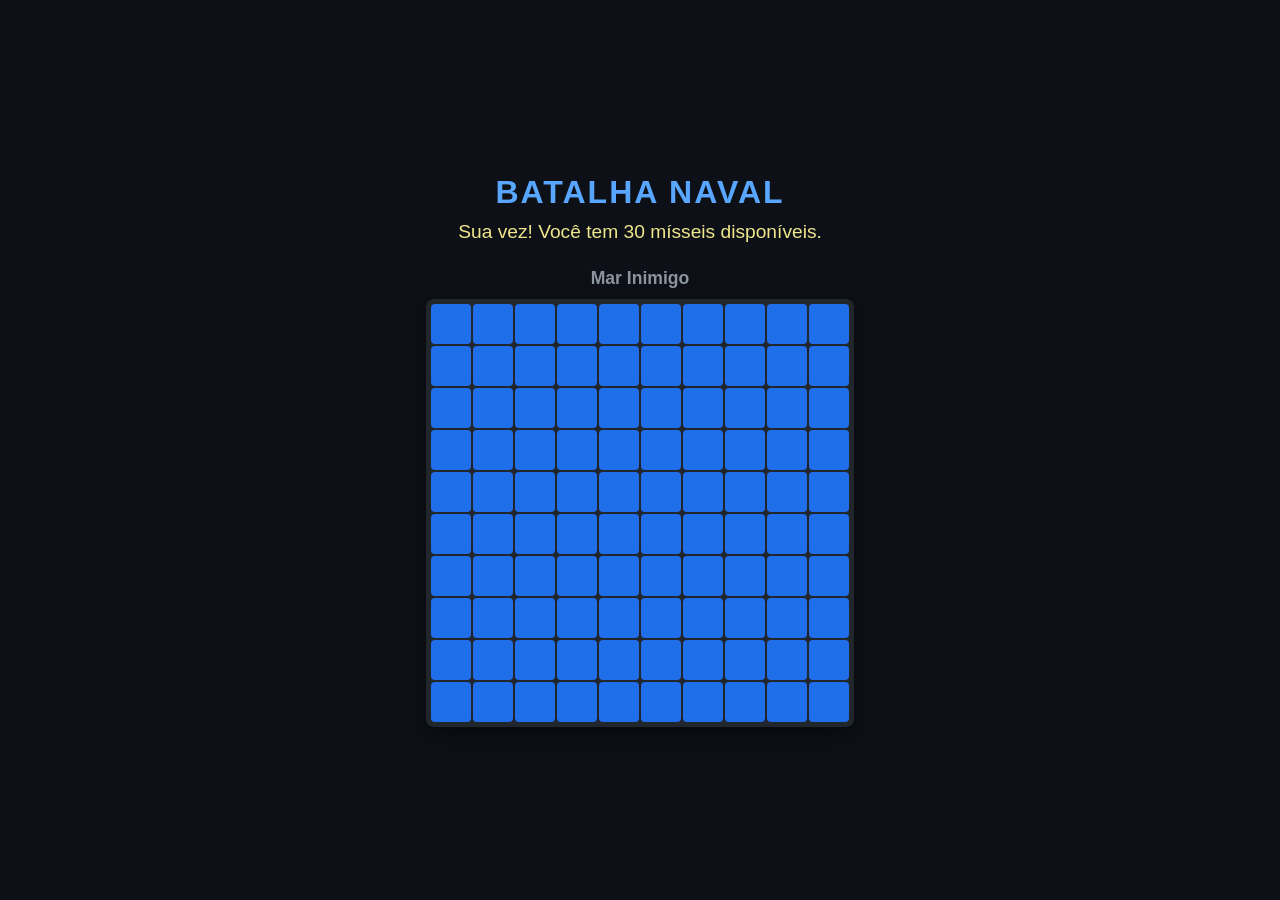
<file: Batalha_Naval/index.html>
<!DOCTYPE html>
<html lang="pt-BR">
<head>
    <meta charset="UTF-8">
    <meta name="viewport" content="width=device-width, initial-scale=1.0">
    <title>Batalha Naval ⚓</title>
    <link rel="stylesheet" href="style.css">
</head>
<body>

    <div class="container">
        <h1>Batalha Naval</h1>
        <div id="mensagemStatus">Sua vez! Você tem 30 mísseis disponíveis.</div>

        <div class="paineis-jogo">
            <div class="painel">
                <h2>Mar Inimigo</h2>
                <div id="tabuleiroInimigo" class="tabuleiro"></div>
            </div>
        </div>

        <button id="btnReiniciar" class="escondido">Jogar Novamente</button>
    </div>

    <script src="script.js"></script>
</body>
</html>
</file>
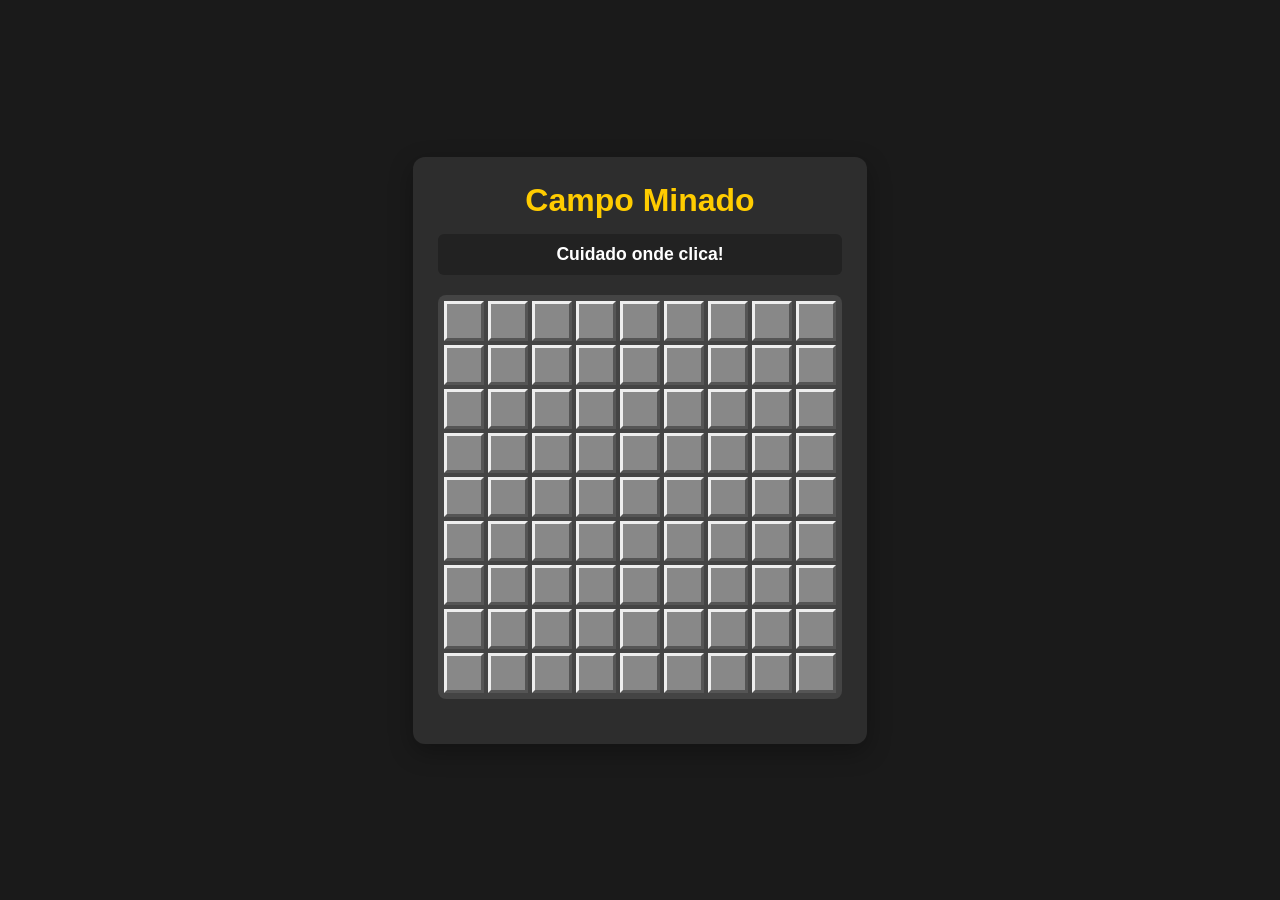
<file: Campo_Minado/index.html>
<!DOCTYPE html>
<html lang="pt-BR">
<head>
    <meta charset="UTF-8">
    <meta name="viewport" content="width=device-width, initial-scale=1.0">
    <title>Campo Minado</title>
    <link rel="stylesheet" href="style.css">
</head>
<body>

    <div class="container">
        <h1>Campo Minado</h1>
        
        <div class="painel-status">
            <span id="mensagemStatus">Cuidado onde clica!</span>
        </div>

        <div id="tabuleiro"></div>

        <button id="btnReiniciar" class="escondido">Jogar Novamente</button>
    </div>

    <audio id="musicaFundo" src="https://www.soundhelix.com/examples/mp3/SoundHelix-Song-1.mp3" loop></audio>

    <script src="script.js"></script>
</body>
</html>
</file>
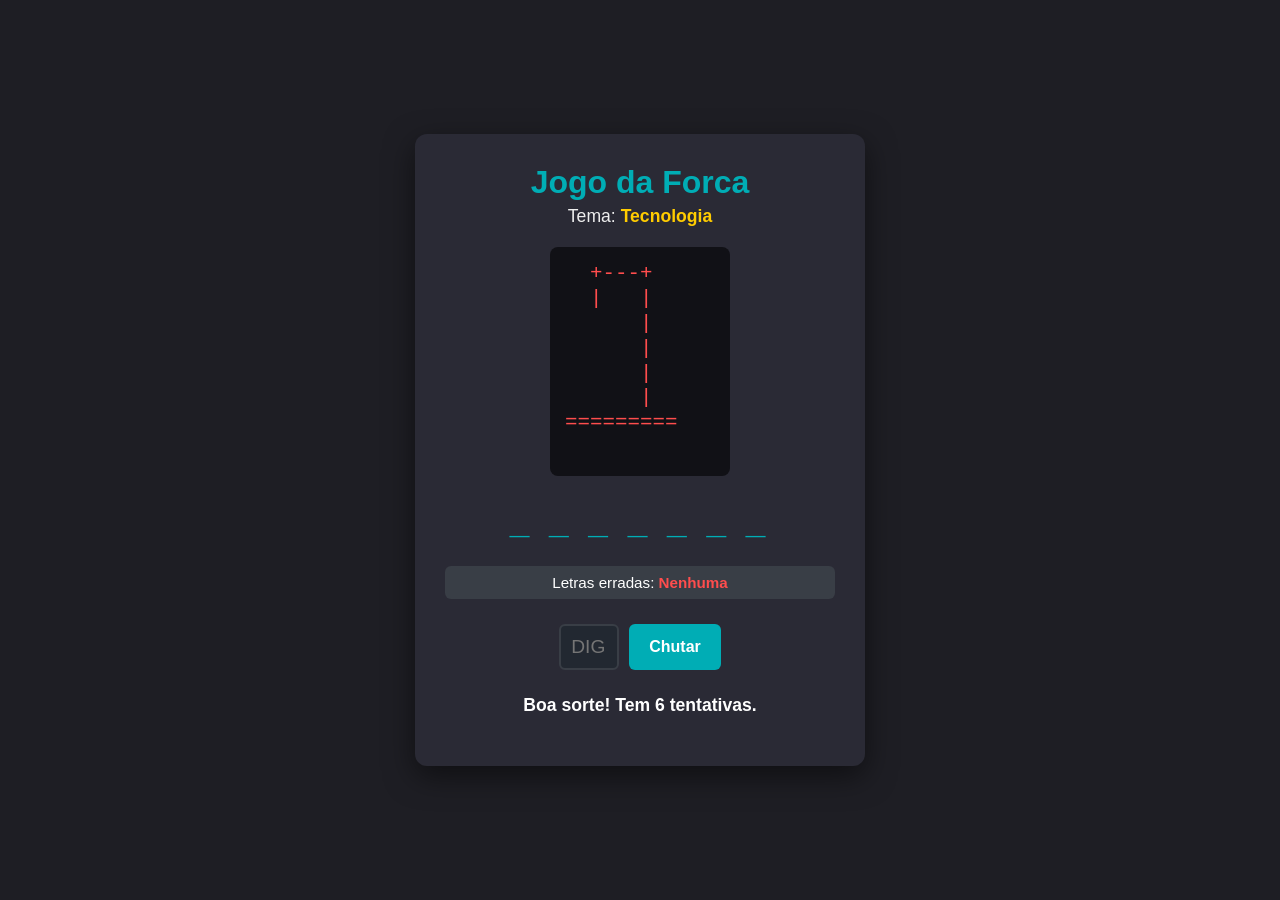
<file: Jogo_da_Forca/index.html>
<!DOCTYPE html>
<html lang="pt-BR">
<head>
    <meta charset="UTF-8">
    <meta name="viewport" content="width=device-width, initial-scale=1.0">
    <title>Jogo da Forca</title>
    <link rel="stylesheet" href="style.css">
</head>
<body>

    <div class="container">
        <h1>Jogo da Forca</h1>

        <p id="dica">Tema: <span id="temaPalavra">Tecnologia</span></p>

        <div id="areaForca">
            <pre id="boneco">
  +---+
  |   |
      |
      |
      |
      |
=========
            </pre>
        </div>

        <div id="palavraSecreta"></div>

        <div class="letras-erradas">
            Letras erradas: <span id="listaErradas">Nenhuma</span>
        </div>

        <div class="area-chute">
            <input type="text" id="inputLetra" maxlength="1" placeholder="Digite uma letra" autocomplete="off">
            <button id="btnChutar">Chutar</button>
        </div>

        <div id="mensagemStatus">Boa sorte! Tem 6 tentativas.</div>

        <button id="btnReiniciar" class="escondido">Jogar Novamente</button>
    </div>

    <script src="script.js"></script>
</body>
</html>
</file>
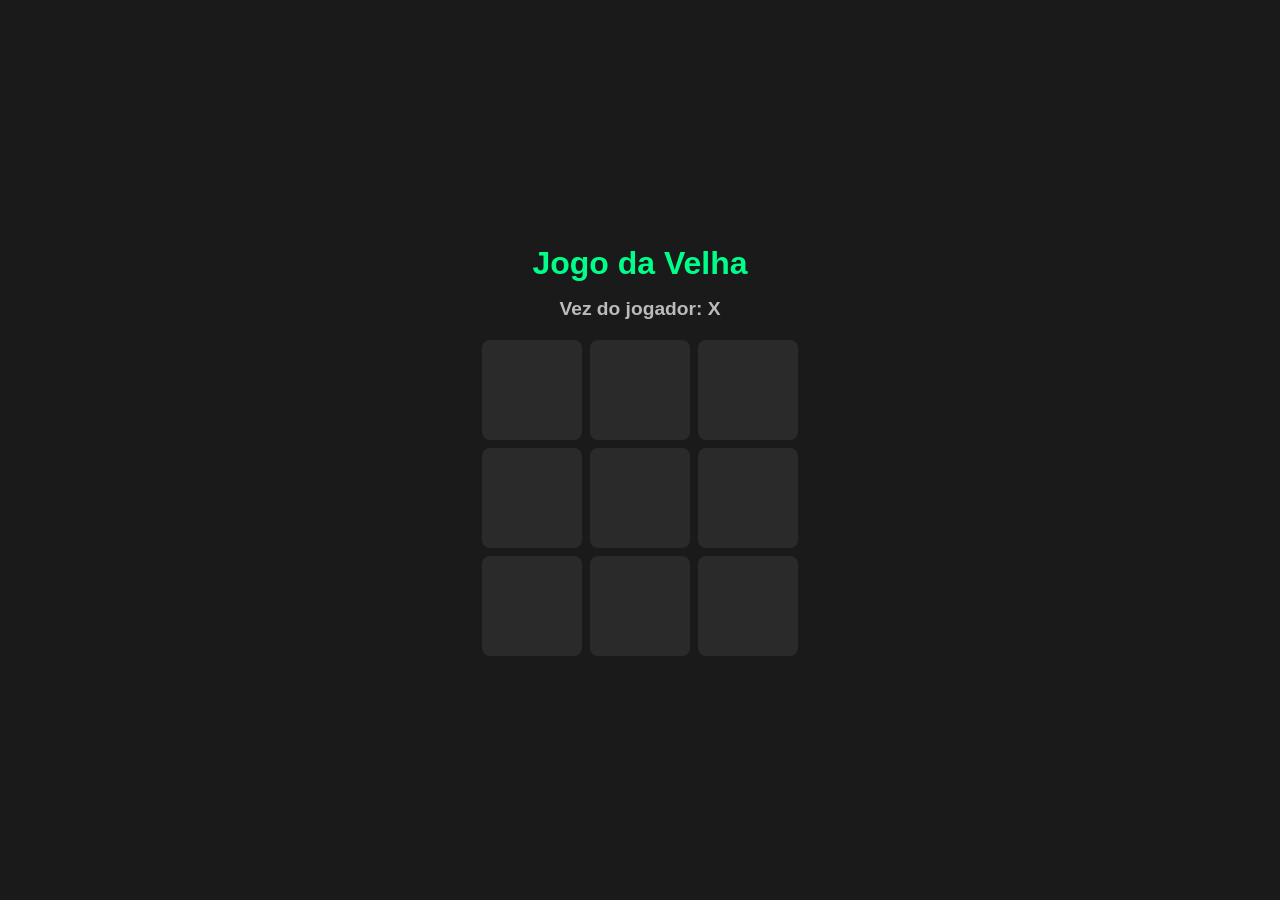
<file: Jogo_da_Velha/index.html>
<!DOCTYPE html>
<html lang="pt-BR">
<head>
    <meta charset="UTF-8">
    <meta name="viewport" content="width=device-width, initial-scale=1.0">
    <title>Jogo da Velha</title>
    <link rel="stylesheet" href="style.css">
</head>
<body>

    <div class="container">
        <h1>Jogo da Velha</h1>
        
        <h2 id="mensagemStatus">Vez do jogador: X</h2>

        <div class="tabuleiro">
            <div class="quadrado" data-index="0"></div>
            <div class="quadrado" data-index="1"></div>
            <div class="quadrado" data-index="2"></div>
            <div class="quadrado" data-index="3"></div>
            <div class="quadrado" data-index="4"></div>
            <div class="quadrado" data-index="5"></div>
            <div class="quadrado" data-index="6"></div>
            <div class="quadrado" data-index="7"></div>
            <div class="quadrado" data-index="8"></div>
        </div>

        <button id="btnReiniciar" class="escondido">Jogar Novamente</button>
    </div>

    <script src="script.js"></script>
</body>
</html>
</file>
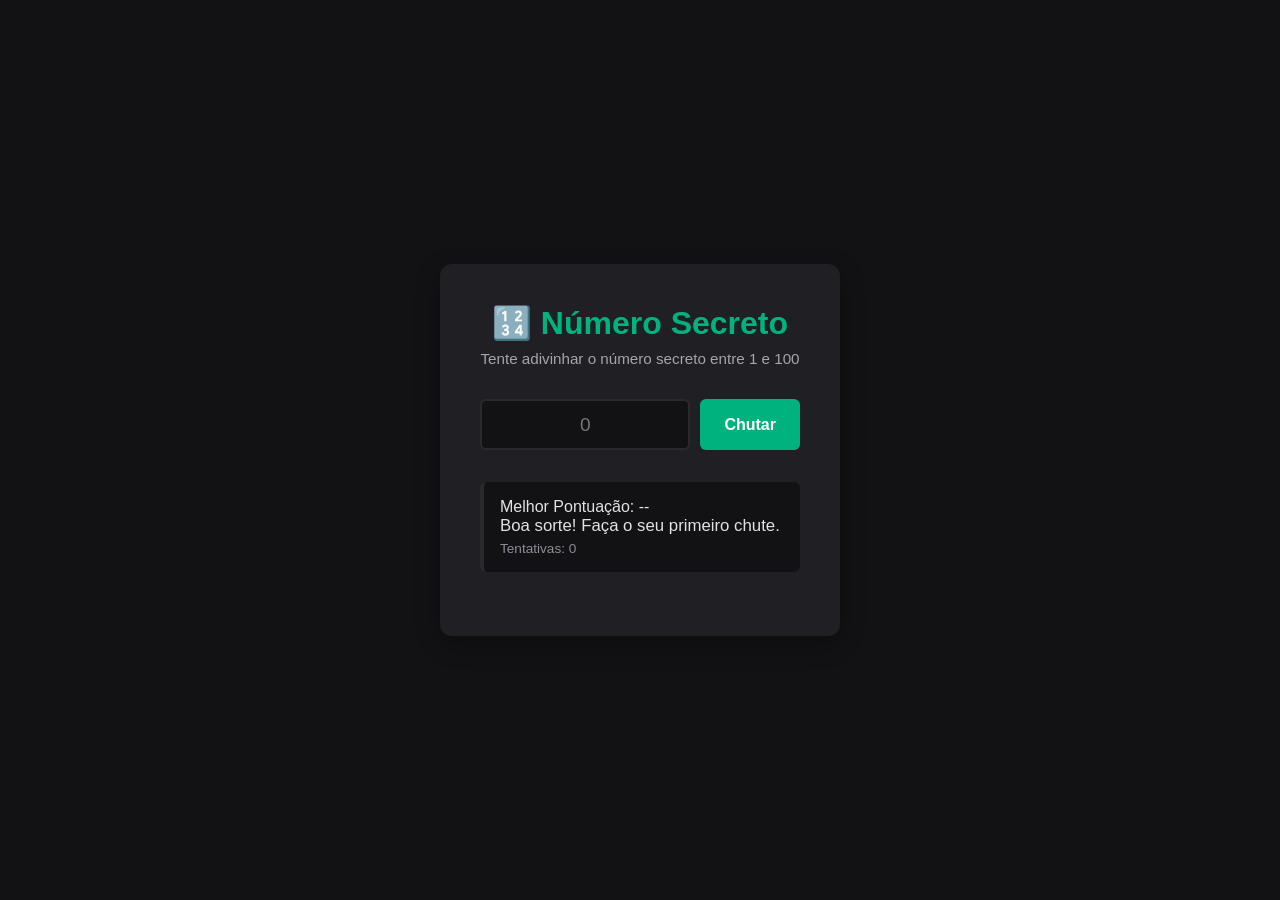
<file: Número_Secreto/index.html>
<!DOCTYPE html>
<html lang="pt-BR">
<head>
    <meta charset="UTF-8">
    <meta name="viewport" content="width=device-width, initial-scale=1.0">
    <title>Jogo do Número Secreto</title>
    <link rel="stylesheet" href="style.css">
</head>
<body>

    <div class="container">
        <h1>🔢 Número Secreto</h1>
        <p class="instrucoes">Tente adivinhar o número secreto entre 1 e 100</p>

        <div class="palpite-box">
            <input type="number" id="inputPalpite" min="1" max="100" placeholder="0">
            <button id="btnChutar">Chutar</button>
        </div>

        <div class="mensagem-box">
            <p id="mensagemRecorde">Melhor Pontuação: --</p>
            <p id="mensagemFeedback">Boa sorte! Faça o seu primeiro chute.</p>
            <p id="mensagemTentativas">Tentativas: 0</p>
        </div>

        <button id="btnReiniciar" class="escondido">Jogar Novamente 🔄</button>
    </div>

    <script src="script.js"></script>
</body>
</html>
</file>
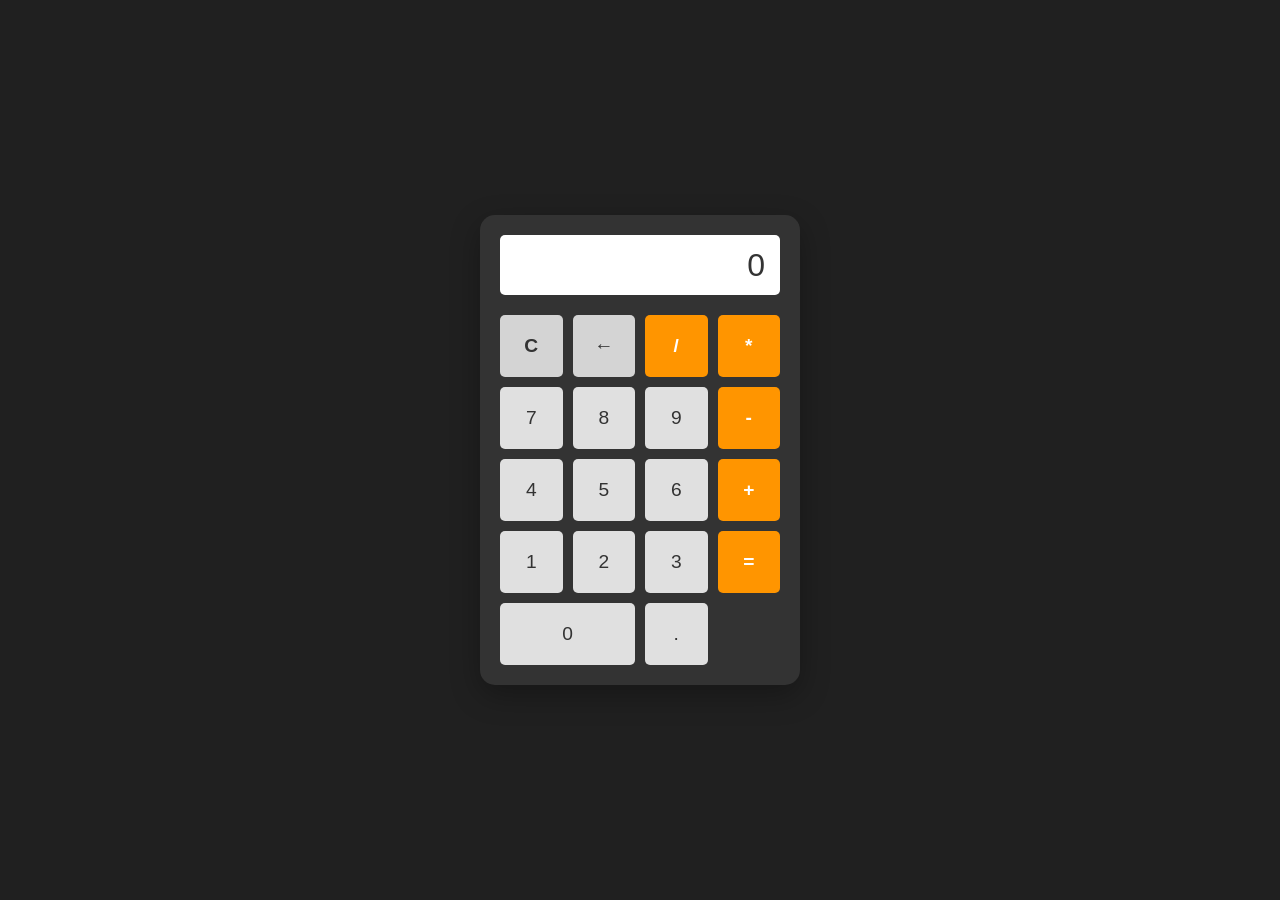
<file: Calculadora/html.html>
<!DOCTYPE html>
<html lang="pt-BR">
<head>
    <meta charset="UTF-8">
    <meta name="viewport" content="width=device-width, initial-scale=1.0">
    <title>Calculadora Simples</title>
    <link rel="stylesheet" href="css.css">
</head>
<body>

    <div class="calculadora">
        <div class="visor" id="visor">0</div>

        <div class="botoes">
            <button class="botao-acao" id="btn-limpar">C</button>
            <button class="botao-acao" id="btn-deletar">←</button>
            <button class="botao-operador">/</button>
            <button class="botao-operador">*</button>
            
            <button class="botao-numero">7</button>
            <button class="botao-numero">8</button>
            <button class="botao-numero">9</button>
            <button class="botao-operador">-</button>
            
            <button class="botao-numero">4</button>
            <button class="botao-numero">5</button>
            <button class="botao-numero">6</button>
            <button class="botao-operador">+</button>
            
            <button class="botao-numero">1</button>
            <button class="botao-numero">2</button>
            <button class="botao-numero">3</button>
            <button class="botao-igual">=</button>
            
            <button class="botao-numero zero">0</button>
            <button class="botao-numero">.</button>
        </div>
    </div>
    <script src="js.js"></script>
</body>
</html>
</file>
<file: Batalha_Naval/style.css>
* {
    margin: 0;
    padding: 0;
    box-sizing: border-box;
    font-family: 'Segoe UI', Tahoma, Geneva, Verdana, sans-serif;
}

body {
    background-color: #0d1117;
    color: #c9d1d9;
    display: flex;
    justify-content: center;
    align-items: center;
    min-height: 100vh;
}

.container {
    text-align: center;
    padding: 20px;
}

h1 {
    color: #58a6ff;
    margin-bottom: 10px;
    text-transform: uppercase;
    letter-spacing: 2px;
}

#mensagemStatus {
    font-size: 1.2rem;
    margin-bottom: 25px;
    color: #f0e68c;
}

.paineis-jogo {
    display: flex;
    justify-content: center;
    gap: 40px;
    flex-wrap: wrap;
}

.painel h2 {
    font-size: 1.1rem;
    margin-bottom: 10px;
    color: #8b949e;
}

.tabuleiro {
    display: grid;
    grid-template-columns: repeat(10, 40px);
    grid-template-rows: repeat(10, 40px);
    gap: 2px;
    background-color: #21262d;
    padding: 5px;
    border-radius: 8px;
    box-shadow: 0 8px 24px rgba(0,0,0,0.5);
}

.quadrado {
    background-color: #1f6feb;
    border-radius: 4px;
    cursor: pointer;
    transition: background 0.2s, transform 0.1s;
}

.quadrado:hover {
    background-color: #388bfd;
    transform: scale(1.05);
}

.agua {
    background-color: #161b22 !important;
    position: relative;
}
.agua::after {
    content: "•";
    color: #58a6ff;
    font-size: 1.5rem;
    position: absolute;
    top: 50%;
    left: 50%;
    transform: translate(-50%, -50%);
}

.fogo {
    background-color: #f78166 !important;
    animation: tremer 0.2s ease-in-out;
}

#btnReiniciar {
    margin-top: 25px;
    background-color: #238636;
    color: white;
    border: none;
    padding: 12px 24px;
    font-size: 1rem;
    font-weight: bold;
    border-radius: 6px;
    cursor: pointer;
}

#btnReiniciar:hover {
    background-color: #2ea043;
}

.escondido {
    display: none !important;
}

@keyframes tremer {
    0% { transform: translate(2px, 1px) rotate(0deg); }
    10% { transform: translate(-1px, -2px) rotate(-1deg); }
    20% { transform: translate(-3px, 0px) rotate(1deg); }
    30% { transform: translate(0px, 2px) rotate(0deg); }
    40% { transform: translate(1px, -1px) rotate(1deg); }
    50% { transform: translate(-1px, 2px) rotate(-1deg); }
    60% { transform: translate(-3px, 1px) rotate(0deg); }
    70% { transform: translate(2px, 1px) rotate(-1deg); }
    80% { transform: translate(-1px, -1px) rotate(1deg); }
    90% { transform: translate(2px, 2px) rotate(0deg); }
    100% { transform: translate(1px, -2px) rotate(0deg); }
}
</file>
<file: Campo_Minado/style.css>
* {
    margin: 0;
    padding: 0;
    box-sizing: border-box;
    font-family: 'Segoe UI', Tahoma, Geneva, Verdana, sans-serif;
}

body {
    background-color: #1a1a1a;
    color: #ffffff;
    display: flex;
    justify-content: center;
    align-items: center;
    min-height: 100vh;
}

.container {
    text-align: center;
    background-color: #2d2d2d;
    padding: 25px;
    border-radius: 12px;
    box-shadow: 0 8px 24px rgba(0, 0, 0, 0.3);
}

h1 {
    margin-bottom: 15px;
    font-size: 2rem;
    color: #ffcc00;
}

.painel-status {
    background-color: #222;
    padding: 10px;
    border-radius: 6px;
    margin-bottom: 20px;
    font-size: 1.1rem;
    font-weight: bold;
}

#tabuleiro {
    display: grid;
    grid-template-columns: repeat(9, 40px); 
    grid-template-rows: repeat(9, 40px);    
    gap: 4px;                               
    background-color: #444;
    padding: 6px;
    border-radius: 8px;
    margin-bottom: 20px;
}

.quadrado {
    background-color: #888;
    border-top: 3px solid #eee;
    border-left: 3px solid #eee;
    border-right: 3px solid #555;
    border-bottom: 3px solid #555;
    display: flex;
    justify-content: center;
    align-items: center;
    font-weight: bold;
    font-size: 1.2rem;
    cursor: pointer;
    user-select: none; 
}

.quadrado.revelado {
    background-color: #bbb;
    border: 1px solid #777;
    cursor: default;
}

.quadrado.bomba {
    background-color: #ff4d4d;
}

.n1 { color: #0004ff; }
.n2 { color: #007b00; }
.n3 { color: #ff0000; }
.n4 { color: #00007b; }

#btnReiniciar {
    background-color: #ffcc00;
    color: #1a1a1a;
    border: none;
    padding: 10px 20px;
    font-size: 1rem;
    font-weight: bold;
    border-radius: 6px;
    cursor: pointer;
    transition: background 0.2s;
}

#btnReiniciar:hover {
    background-color: #e6b800;
}

.escondido {
    display: none !important;
}
</file>
<file: Jogo_da_Forca/style.css>
* {
    margin: 0;
    padding: 0;
    box-sizing: border-box;
    font-family: 'Segoe UI', Tahoma, Geneva, Verdana, sans-serif;
}

body {
    background-color: #1e1e24;
    color: #fff;
    display: flex;
    justify-content: center;
    align-items: center;
    min-height: 100vh;
}

.container {
    background-color: #2a2a35;
    padding: 30px;
    border-radius: 12px;
    box-shadow: 0 10px 30px rgba(0, 0, 0, 0.5);
    text-align: center;
    width: 100%;
    max-width: 450px;
}

h1 {
    color: #00adb5;
    margin-bottom: 5px;
}

#dica {
    font-size: 1.1rem;
    color: #eee;
    margin-bottom: 20px;
}

#temaPalavra {
    font-weight: bold;
    color: #ffcc00;
}

#areaForca {
    background-color: #111116;
    padding: 15px;
    border-radius: 8px;
    display: inline-block;
    margin-bottom: 25px;
}

#boneco {
    font-family: 'Courier New', Courier, monospace;
    font-size: 1.3rem;
    line-height: 1.2;
    color: #ff4d4d;
    text-align: left;
}

#palavraSecreta {
    display: flex;
    justify-content: center;
    gap: 15px;
    font-size: 2.2rem;
    font-weight: bold;
    letter-spacing: 5px;
    margin-bottom: 25px;
    color: #00adb5;
}

.letras-erradas {
    background-color: #393e46;
    padding: 8px;
    border-radius: 6px;
    margin-bottom: 25px;
    font-size: 0.95rem;
}

#listaErradas {
    color: #ff4d4d;
    font-weight: bold;
}

.area-chute {
    display: flex;
    justify-content: center;
    gap: 10px;
    margin-bottom: 25px;
}

#inputLetra {
    width: 60px;
    padding: 10px;
    font-size: 1.2rem;
    text-align: center;
    text-transform: uppercase; 
    border: 2px solid #393e46;
    border-radius: 6px;
    background-color: #222831;
    color: #fff;
    outline: none;
}

#inputLetra:focus {
    border-color: #00adb5;
}

#btnChutar {
    background-color: #00adb5;
    color: #fff;
    border: none;
    padding: 10px 20px;
    font-size: 1rem;
    font-weight: bold;
    border-radius: 6px;
    cursor: pointer;
    transition: background 0.2s;
}

#btnChutar:hover {
    background-color: #008c9e;
}

#mensagemStatus {
    font-size: 1.1rem;
    font-weight: bold;
    margin-bottom: 20px;
}

#btnReiniciar {
    background-color: #ffcc00;
    color: #1a1a1a;
    border: none;
    padding: 10px 20px;
    font-size: 1rem;
    font-weight: bold;
    border-radius: 6px;
    cursor: pointer;
    width: 100%;
}

.escondido {
    display: none !important;
}
</file>
<file: Jogo_da_Velha/style.css>
body {
    font-family: 'Arial', sans-serif;
    background-color: #1a1a1a;
    color: #ffffff;
    display: flex;
    justify-content: center;
    align-items: center;
    height: 100vh;
    margin: 0;
}

.container {
    text-align: center;
}

h1 {
    color: #00ff88;
    margin-bottom: 10px;
}

#mensagemStatus {
    font-size: 1.2rem;
    margin-bottom: 20px;
    color: #bbbbbb;
}

.tabuleiro {
    display: grid;
    grid-template-columns: repeat(3, 100px); 
    grid-template-rows: repeat(3, 100px);    
    gap: 8px;                                
    margin: 0 auto 20px auto;
}

.quadrado {
    background-color: #2a2a2a;
    border-radius: 8px;
    display: flex;
    justify-content: center;
    align-items: center;
    font-size: 2.5rem;
    font-weight: bold;
    cursor: pointer;
    transition: background-color 0.2s;
}

.quadrado:hover {
    background-color: #3a3a3a;
}

.quadrado.x {
    color: #00ff88;
}

.quadrado.o {
    color: #ff0077;
}

button {
    background-color: #00ff88;
    color: #1a1a1a;
    border: none;
    padding: 10px 20px;
    font-size: 1rem;
    font-weight: bold;
    border-radius: 5px;
    cursor: pointer;
    transition: background-color 0.2s;
}

button:hover {
    background-color: #00cc6e;
}

.escondido {
    display: none;
}
</file>
<file: Número_Secreto/style.css>
* {
    margin: 0;
    padding: 0;
    box-sizing: border-box;
    font-family: 'Segoe UI', Tahoma, Geneva, Verdana, sans-serif;
}

body {
    background-color: #121214;
    color: #e1e1e6;
    display: flex;
    justify-content: center;
    align-items: center;
    min-height: 100vh;
}

.container {
    background-color: #202024;
    padding: 2.5rem;
    border-radius: 12px;
    box-shadow: 0 8px 24px rgba(0, 0, 0, 0.3);
    text-align: center;
    width: 100%;
    max-width: 400px;
}

h1 {
    color: #00b37e;
    margin-bottom: 0.5rem;
    font-size: 2rem;
}

.instrucoes {
    color: #a4a4ac;
    font-size: 0.95rem;
    margin-bottom: 2rem;
}

.palpite-box {
    display: flex;
    gap: 10px;
    margin-bottom: 2rem;
}

input[type="number"] {
    flex: 1;
    background-color: #121214;
    border: 2px solid #29292e;
    border-radius: 6px;
    color: #fff;
    padding: 0.8rem;
    font-size: 1.2rem;
    text-align: center;
    outline: none;
    transition: border-color 0.2s;
}

input[type="number"]:focus {
    border-color: #00b37e;
}

input::-webkit-outer-spin-button,
input::-webkit-inner-spin-button {
    -webkit-appearance: none;
    margin: 0;
}

button {
    cursor: pointer;
    border: none;
    font-weight: bold;
    transition: background-color 0.2s;
}

#btnChutar {
    background-color: #00b37e;
    color: #fff;
    padding: 0 1.5rem;
    font-size: 1rem;
    border-radius: 6px;
}

#btnChutar:hover {
    background-color: #00875f;
}

.mensagem-box {
    background-color: #121214;
    padding: 1rem;
    border-radius: 6px;
    border-left: 4px solid #29292e;
    margin-bottom: 1.5rem;
    text-align: left;
}

#mensagemFeedback {
    font-size: 1.05rem;
    margin-bottom: 0.3rem;
}

#mensagemTentativas {
    color: #8d8d99;
    font-size: 0.85rem;
}

#btnReiniciar {
    background-color: #29292e;
    color: #e1e1e6;
    width: 100%;
    padding: 0.8rem;
    font-size: 1rem;
    border-radius: 6px;
}

#btnReiniciar:hover {
    background-color: #323238;
}

.escondido {
    display: none;
}
</file>
<file: Calculadora/css.css>
* {
    margin: 0;
    padding: 0;
    box-sizing: border-box;
    font-family: Arial, sans-serif;
}

body {
    display: flex;
    justify-content: center;
    align-items: center;
    height: 100vh;
    background-color: #202020;
}

.calculadora {
    background-color: #333;
    padding: 20px;
    border-radius: 15px;
    box-shadow: 0px 10px 30px rgba(0,0,0,0.3);
    width: 320px;
}

.visor {
    background-color: #fff;
    color: #333;
    font-size: 2rem;
    text-align: right;
    padding: 15px;
    border-radius: 5px;
    margin-bottom: 20px;
    height: 60px;
    display: flex;
    align-items: center;
    justify-content: flex-end;
}

.botoes {
    display: grid;
    grid-template-columns: repeat(4, 1fr);
    gap: 10px;
}

button {
    padding: 20px;
    font-size: 1.2rem;
    border: none;
    border-radius: 5px;
    cursor: pointer;
    transition: 0.2s;
}

button:active {
    transform: scale(0.95);
}

.botao-numero {
    background-color: #e0e0e0;
    color: #333;
}

.botao-numero:hover {
    background-color: #d4d4d4;
}

.botao-acao {
    background-color: #d4d4d4;
    color: #333;
    font-weight: bold;
}

.botao-acao:hover {
    background-color: #bebebe;
}

.botao-operador {
    background-color: #ff9500;
    color: white;
    font-weight: bold;
}

.botao-operador:hover {
    background-color: #e08500;
}

.botao-igual {
    background-color: #ff9500;
    color: white;
    font-weight: bold;
    grid-column: span 1; /* Altera se quiser o botão 0 maior */
}

.botao-igual:hover {
    background-color: #e08500;
}

.zero {
    grid-column: span 2;
}
</file>
